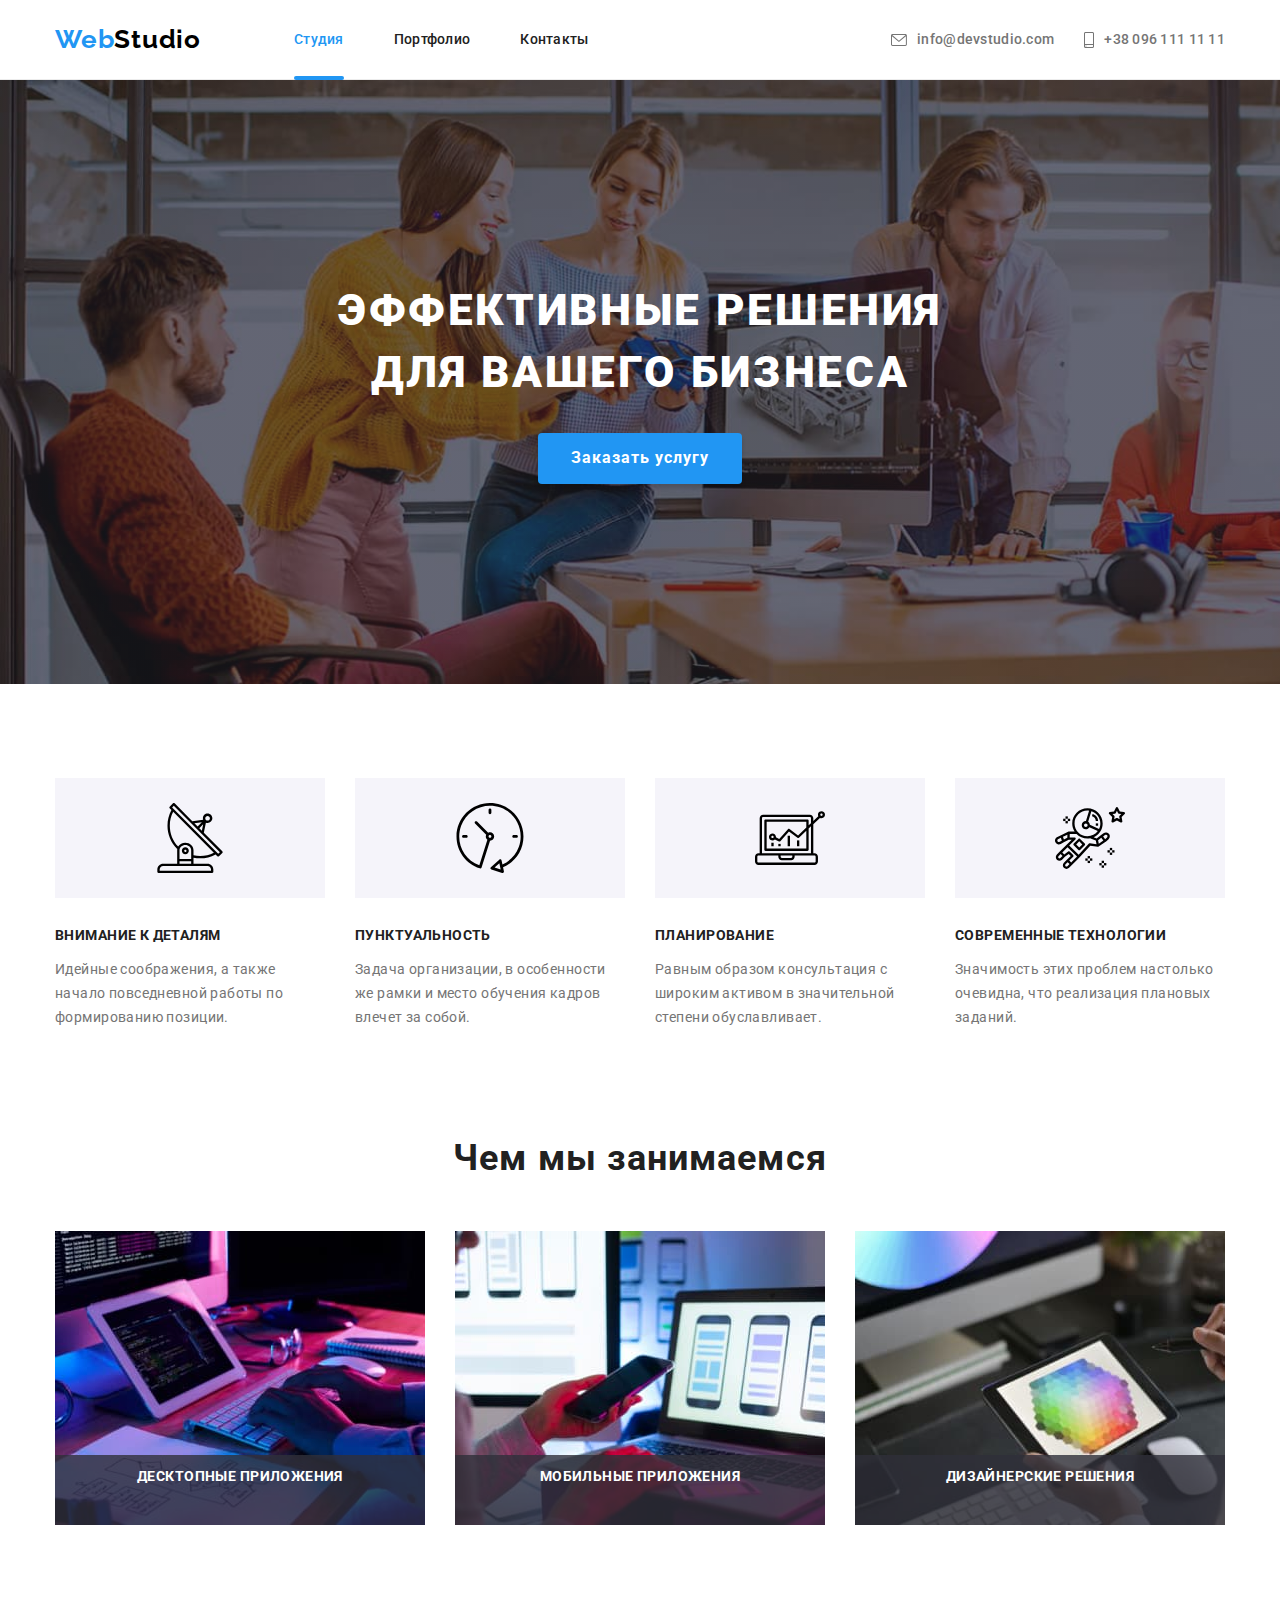
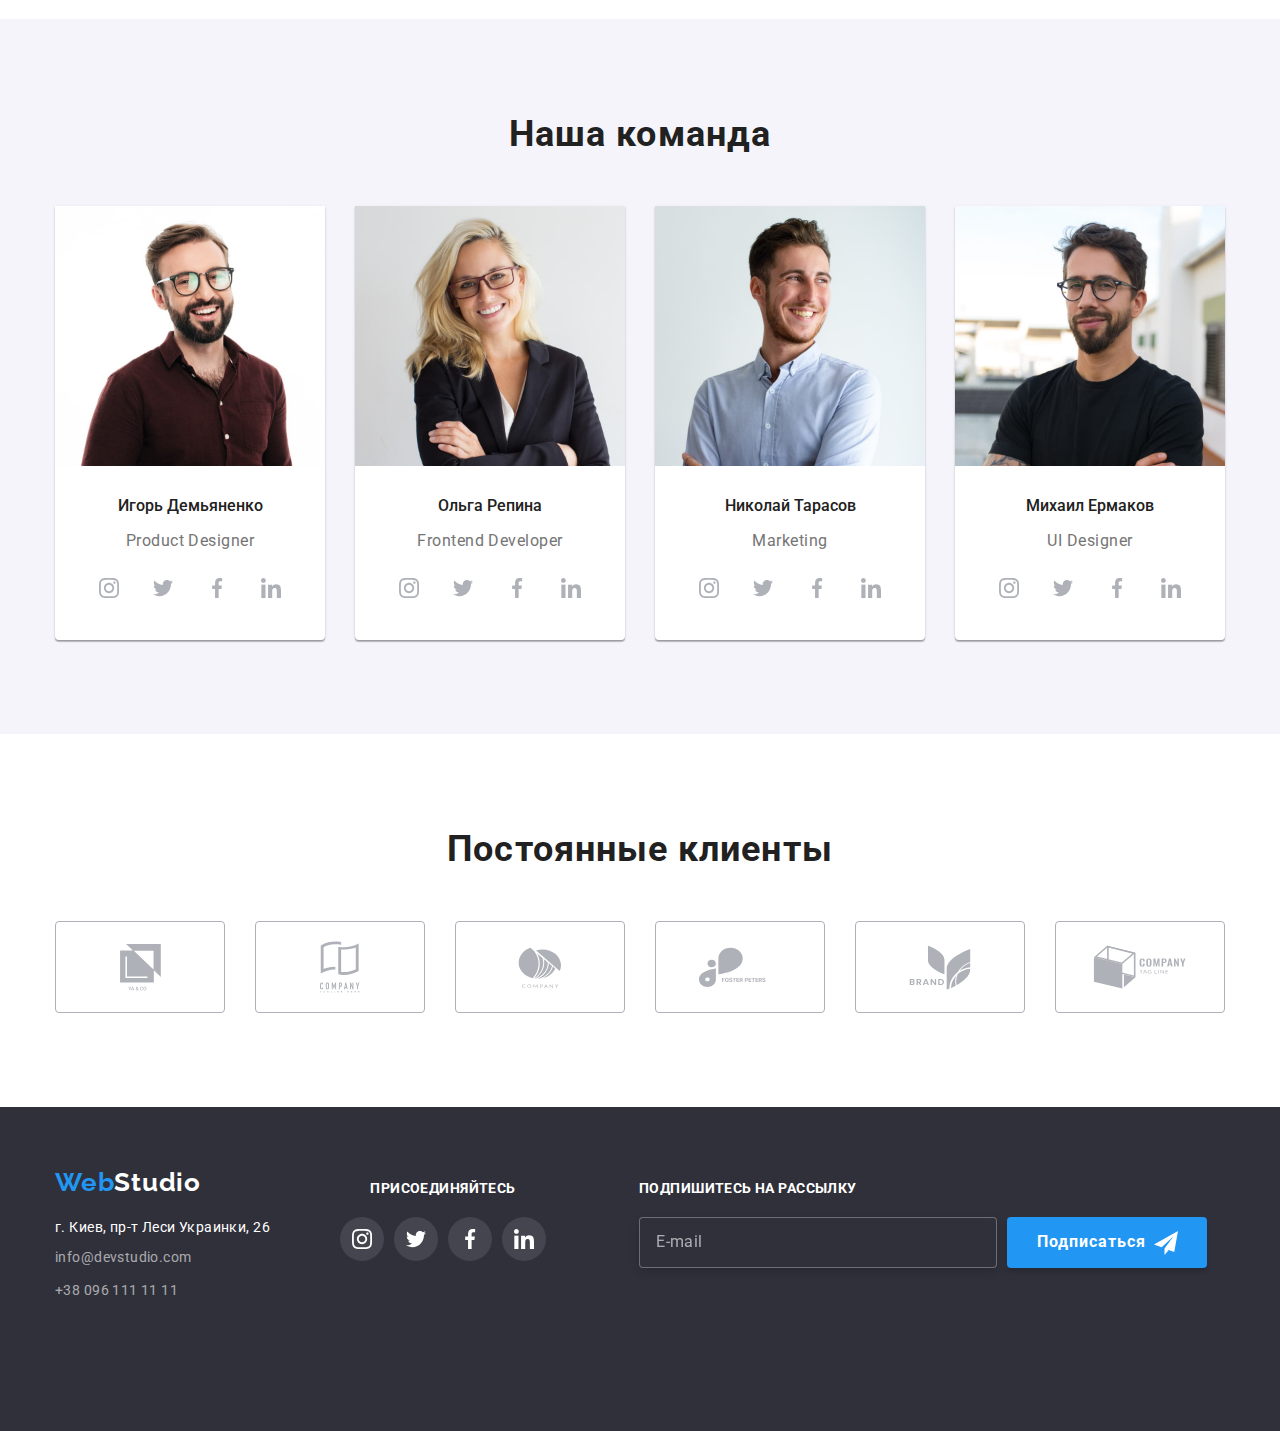
<file: index.html>
<!DOCTYPE html>
<html lang="ru">

<head>
    <meta charset="UTF-8">
    <meta http-equiv="X-UA-Compatible" content="IE=edge">
    <meta name="viewport" content="width=device-width, initial-scale=1.0">
    <title>Home-work</title>

    <link rel="stylesheet"
        href="https://cdnjs.cloudflare.com/ajax/libs/modern-normalize/1.1.0/modern-normalize.min.css">

    <link rel="preconnect" href="https://fonts.googleapis.com">
    <link rel="preconnect" href="https://fonts.gstatic.com" crossorigin>
    <link
        href="https://fonts.googleapis.com/css2?family=Raleway:wght@700&family=Roboto:wght@400;500;700;900&display=swap"
        rel="stylesheet">
    <link rel="stylesheet" href="./css/main.min.css">
</head>

<body>
    <header class="page-header">

        <div class="container main-header">

            <a href="./index.html" lang="en" class="logo">
                <span class="logo-accent logo">Web</span>Studio</a>
            <button type="button" class="menu-button " aria-expanded="false" aria-label="Переключатель мобильного меню"
                data-menu-button>
                <svg class="menu-button__icon" width="40" height="40">
                    <use class="icon-menu" href="./images/sprite.svg#icon-menu_burger"></use>
                    <use class="icon-cross" href="./images/sprite.svg#icon-icon-Vector1"></use>
                </svg>
            </button>
            <div class="mobal-menu-container " data-menu>
                <ul class=" mobile-list">
                    <li class="mobile-items">
                        <a href="./index.html" class="mobile-links">Студия</a>
                    </li>
                    <li class="mobile-items">
                        <a href="./portfolio.html" class="mobile-links ">Портфолио</a>
                    </li>
                    <li class="mobile-items">
                        <a href="" class="mobile-links"> Контакты</a>
                    </li>
                </ul>

                <ul class="mobile-contact__list">
                    <li class="mobile-contact__item">
                        <a href=" tel:+380961111111" class="contact__tel">

                            +38 096 111 11 11
                        </a>
                    </li>
                    <li class="mobile-contact__item">
                        <a href="mailto:info@devstudio.com" class="contact__mail ">
                            info@devstudio.com
                        </a>

                    </li>

                </ul>
                <ul class="mobile-socials">
                    <li class="mobile-socials-item">
                        <a href="" class="mobile-socials-links">Instagram
                            <span class="mobile-element">|</span>
                        </a>
                    </li>
                    <li class="mobile-socials-item">
                        <a href="" class="mobile-socials-links">Twitter
                            <span class="mobile-element">|</span>
                        </a>
                    </li>
                    <li class="mobile-socials-item">
                        <a href="" class="mobile-socials-links">Facebook
                            <span class="mobile-element">|</span>
                        </a>
                    </li>
                    <li class="mobile-socials-item">
                        <a href="" class="mobile-socials-links">LinkedIn

                        </a>
                    </li>
                </ul>
            </div>
            <nav class="nav">
                <ul class="nav-site">
                    <li class="nav-items">
                        <a href="./index.html" class="nav-site-links current">Студия</a>
                    </li>
                    <li class="nav-items">
                        <a href="./portfolio.html" class="nav-site-links ">Портфолио</a>
                    </li>
                    <li class="nav-items">
                        <a href="" class="nav-site-links"> Контакты</a>
                    </li>
                </ul>
            </nav>

            <div class="authnav ">
                <ul class="list">
                    <li class="item ">
                        <a href="mailto:info@devstudio.com" class="contact">
                            <svg class="icon-contact envelope" width="14" height="10">
                                <use href="./images/sprite.svg#icon-envelope"></use>
                            </svg>
                            info@devstudio.com
                        </a>

                    </li>
                    <li class="item">
                        <a href="tel:+380961111111" class="contact">
                            <svg class="icon-contact smartphone" width="10" height="14">
                                <use href="./images/sprite.svg#icon-smartphone "></use>
                            </svg>
                            +38 096 111 11 11
                        </a>
                    </li>
                </ul>
            </div>





        </div>
    </header>
    <main>
        <section class="section-main">
            <h1 class="main-hidden">Эффективные решения <br> для вашего бизнеса</h1>

            <button data-modal-open type="button" class="button section-main-btn">Заказать услугу</button>

        </section>

        <div class="container">
            <section class="feature-section">
                <h2 class="visually-hidden"> Особености</h2>
                <ul class="feature-list">
                    <li class="feature-item">
                        <div class="icon-special">
                            <svg width="70" height="70">
                                <use href="./images/sprite.svg#icon-antenna"></use>
                            </svg>
                        </div>
                        <h3 class="feature-title">Внимание к деталям</h3>
                        <p class="feature-text">Идейные соображения, а также начало повседневной работы по формированию
                            позиции.</p>
                    </li>
                    <li class="feature-item">
                        <div class="icon-special">
                            <svg width="70" height="70">
                                <use href="./images/sprite.svg#icon-clock"></use>
                            </svg>
                        </div>
                        <h3 class="feature-title"> Пунктуальность</h3>
                        <p class="feature-text">Задача организации, в особенности же рамки и место обучения кадров
                            влечет за собой.</p>
                    </li>
                    <li class="feature-item">
                        <div class="icon-special">
                            <svg width="70" height="70">
                                <use href="./images/sprite.svg#icon-diagram"></use>
                            </svg>
                        </div>
                        <h3 class="feature-title">Планирование</h3>
                        <p class="feature-text">Равным образом консультация с широким активом в значительной степени
                            обуславливает.</p>
                    </li>
                    <li class="feature-item">
                        <div class="icon-special">
                            <svg width="70" height="70">
                                <use href="./images/sprite.svg#icon-astronaut"></use>
                            </svg>
                        </div>
                        <h3 class="feature-title">Современные технологии</h3>
                        <p class="feature-text">Значимость этих проблем настолько очевидна, что реализация плановых
                            заданий.</p>
                    </li>
                </ul>
            </section>

            <section class="section-decstop ">
                <h2 class="section-title">Чем мы занимаемся</h2>

                <ul class="section-list">
                    <li class="item">
                        <img src="./images/box-1.jpg" alt="разработка програмного обеспечения">
                        <div class="section-action">
                            <p class="text-section-action">Десктопные приложения</p>
                        </div>

                    </li>
                    <li class="item">
                        <img src="./images/box-2.jpg" alt="тестирование мобильного приложения">
                        <div class="section-action">
                            <p class="text-section-action">Мобильные приложения</p>
                        </div>
                    </li>
                    <li class="item">
                        <img src="./images/img.jpg" alt="работа с палитрой цветов">
                        <div class="section-action">
                            <p class="text-section-action">Дизайнерские решения</p>
                        </div>
                    </li>
                </ul>

            </section>
        </div>
        <section class="team">
            <div class="container">
                <h2 class="section-title">Наша команда</h2>
                <ul class="team-list">
                    <li class="item team-card">

                        <img srcset="
                        ./images/img-1-320 320w  
                        ./images/img-1-640 640w" src="./images/img1-320.jpg" alt="Product Designer">
                        <h3 class="team-title">Игорь Демьяненко</h3>
                        <p lang="en" class="team-position">Product Designer</p>
                        <ul class="socials">
                            <li class="item socials-item">
                                <a href="" class="socials-link " aria-label="Instagram">
                                    <svg class="socials-icon" width="20" height="20">
                                        <use href="./images//sprite.svg#icon-instagram"></use>
                                    </svg>
                                </a>

                            </li>
                            <li class="item socials-item">
                                <a href="" class="socials-link" aria-label="Twitter">
                                    <svg class="socials-icon" width="20" height="20">
                                        <use href="./images/sprite.svg#icon-twitter"></use>
                                    </svg>
                                </a>

                            </li>

                            <li class="item socials-item">
                                <a href="" class="socials-link" aria-label="Facebook">
                                    <svg class="socials-icon" width="20" height="20">
                                        <use href="./images/sprite.svg#icon-facebook"></use>
                                    </svg>
                                </a>

                            </li>
                            <li class="item socials-item">
                                <a href="" class="socials-link" aria-label="Linkedin">
                                    <svg class="socials-icon" width="20" height="20">
                                        <use href="./images/sprite.svg#icon-linkedin"></use>
                                    </svg>
                                </a>

                            </li>
                        </ul>


                    </li>
                    <li class="item team-card">

                        <img srcset="./images/img-2-320 320w ./images/img-2-640 640w" src="./images/img-2-320.jpg"
                            alt="Frontend Developer">
                        <h3 class="team-title">Ольга Репина</h3>
                        <p lang="en" class="team-position">Frontend Developer</p>
                        <ul class="socials">
                            <li class="item socials-item">
                                <a href="" class="socials-link  " aria-label="Istagram">
                                    <svg class="socials-icon" width="20" height="20">
                                        <use href="./images//sprite.svg#icon-instagram"></use>
                                    </svg>
                                </a>

                            </li>
                            <li class="item socials-item">
                                <a href="" class="socials-link" aria-label="Twitter">
                                    <svg class="socials-icon" width="20" height="20">
                                        <use href="./images/sprite.svg#icon-twitter"></use>
                                    </svg>
                                </a>

                            </li>

                            <li class="item socials-item">
                                <a href="" class="socials-link" aria-label="Facebook">
                                    <svg class="socials-icon" width="20" height="20">
                                        <use href="./images/sprite.svg#icon-facebook"></use>
                                    </svg>
                                </a>

                            </li>
                            <li class="item socials-item">
                                <a href="" class="socials-link" aria-label="Linkedin">
                                    <svg class="socials-icon" width="20" height="20">
                                        <use href="./images/sprite.svg#icon-linkedin"></use>
                                    </svg>
                                </a>

                            </li>
                        </ul>

                    </li>
                    <li class="item team-card">

                        <img srcset="./images/img-3-320 320w ./images/img-3-640 640w" src="./images/img-3-320.jpg"
                            alt="Marketing">
                        <h3 class="team-title">Николай Тарасов</h3>
                        <p lang="en" class="team-position">Marketing</p>
                        <ul class="socials">
                            <li class="item socials-item">
                                <a href="" class="socials-link  " aria-label="Istagram">
                                    <svg class="socials-icon" width="20" height="20">
                                        <use href="./images//sprite.svg#icon-instagram"></use>
                                    </svg>
                                </a>

                            </li>
                            <li class="item socials-item">
                                <a href="" class="socials-link" aria-label="Twitter">
                                    <svg class="socials-icon" width="20" height="20">
                                        <use href="./images/sprite.svg#icon-twitter"></use>
                                    </svg>
                                </a>

                            </li>

                            <li class="item socials-item">
                                <a href="" class="socials-link" aria-label="Facebook">
                                    <svg class="socials-icon" width="20" height="20">
                                        <use href="./images/sprite.svg#icon-facebook"></use>
                                    </svg>
                                </a>

                            </li>
                            <li class="item socials-item">
                                <a href="" class="socials-link" aria-label="Linkedin">
                                    <svg class="socials-icon" width="20" height="20">
                                        <use href="./images/sprite.svg#icon-linkedin"></use>
                                    </svg>
                                </a>

                            </li>
                        </ul>

                    </li>
                    <li class="item team-card">

                        <img srcset="./images/img-4-320 320w ./images/img-4-640 640w" src="./images/img-4-320.jpg"
                            alt="UI Designer">
                        <h3 class="team-title">Михаил Ермаков</h3>
                        <p lang="en" class="team-position">UI Designer</p>
                        <ul class="socials">
                            <li class="item socials-item">
                                <a href="" class="socials-link  " aria-label="Istagram">
                                    <svg class="socials-icon" width="20" height="20">
                                        <use href="./images//sprite.svg#icon-instagram"></use>
                                    </svg>
                                </a>

                            </li>
                            <li class="item socials-item">
                                <a href="" class="socials-link" aria-label="Twitter">
                                    <svg class="socials-icon" width="20" height="20">
                                        <use href="./images/sprite.svg#icon-twitter"></use>
                                    </svg>
                                </a>

                            </li>

                            <li class="item socials-item">
                                <a href="" class="socials-link" aria-label="Facebook">
                                    <svg class="socials-icon" width="20" height="20">
                                        <use href="./images/sprite.svg#icon-facebook"></use>
                                    </svg>
                                </a>

                            </li>
                            <li class="item socials-item">
                                <a href="" class="socials-link" aria-label="Linkedin">
                                    <svg class="socials-icon" width="20" height="20">
                                        <use href="./images/sprite.svg#icon-linkedin"></use>
                                    </svg>
                                </a>

                            </li>
                        </ul>

                    </li>
                </ul>
            </div>
        </section>
        <section class="clients">
            <div class="container">
                <h2 class="section-title">Постоянные клиенты</h2>
                <ul class="client-list">
                    <li class="item client-item">
                        <a href="" class="client-link" aria-label="clients-1">
                            <svg class="client-icon" width="41" height="46.7">
                                <use href="./images/sprite.svg#icon-logo-client-1"></use>
                            </svg>
                        </a>

                    </li>
                    <li class="item client-item">
                        <a href="" class=" client-link" aria-label="clients-2">
                            <svg class="client-icon" width="40" height="52">
                                <use href="./images/sprite.svg#icon-logo-client-2"></use>
                            </svg>
                        </a>
                    </li>
                    <li class="item client-item">
                        <a href="" class=" client-link" aria-label="clients-3">
                            <svg class="client-icon" width="43.46" height="41.18">
                                <use href="./images/sprite.svg#icon-logo-client-3"></use>
                            </svg>
                        </a>
                    </li>
                    <li class="item client-item">
                        <a href="" class="client-link" aria-label="clients-4">
                            <svg class="client-icon" width="84.44" height="40.62">
                                <use href="./images/sprite.svg#icon-logo-client-4"></use>
                            </svg>
                        </a>
                    </li>
                    <li class="item client-item">
                        <a href="" class=" client-link" aria-label="clients-5">
                            <svg class="client-icon" width="62.54" height="45.43">
                                <use href="./images/sprite.svg#icon-logo-client-5"></use>
                            </svg>
                        </a>
                    </li>
                    <li class="item client-item">
                        <a href="" class=" client-link" aria-label="clients-6">
                            <svg class="client-icon" width="93.79" height="43.93">
                                <use href="./images/sprite.svg#icon-logo-client-6"></use>
                            </svg>
                        </a>
                    </li>
                </ul>


            </div>
        </section>
    </main>

    <footer class="footer">
        <div class="container footer-container">
            <div class="container-contact">
                <div class="footer-contact">
                    <a href="./index.html" lang="en" class=" logo logo-footer">
                        <span class="logo-accent"> Web</span>Studio</a>
                    <address>
                        <ul class="footer-address">
                            <li class="item">
                                <a href="https://goo.gl/maps/nyPYJPcb9TjnB5SG6" target="_blank" rel="noreferrer"
                                    class="adrs"> г. Киев, пр-т Леси Украинки, 26</a>
                            </li>
                            <li class="item">
                                <a href="mailto:info@devstudio.com" class="footer-contacts">info@devstudio.com</a>
                            </li>
                            <li class="item">
                                <a href="tel:+380961111111" class="footer-contacts">+38 096 111 11 11</a>
                            </li>
                        </ul>
                    </address>
                </div>
                <div class="footer-socials">
                    <p class="footer-text">ПРИСОЕДИНЯЙТЕСЬ</p>
                    <ul class="footer-social">
                        <li class="item">
                            <a href="#" class=" footer-social-links " aria-label="Istagram">
                                <svg class="footer-social-icon" width="20" height="20">
                                    <use href="./images/sprite.svg#icon-instagram"></use>
                                </svg>
                            </a>
                        </li>
                        <li class="item">
                            <a href="#" class="footer-social-links" aria-label="Twitter">
                                <svg class="footer-social-icon" width="20" height="20">
                                    <use href="./images/sprite.svg#icon-twitter"></use>
                                </svg width="20" height="20">
                            </a>
                        </li>
                        <li class="item">
                            <a href="#" class="footer-social-links" aria-label="Facebook">
                                <svg class="footer-social-icon" width="20" height="20">
                                    <use href="./images/sprite.svg#icon-facebook"></use>
                                </svg>
                            </a>
                        </li>
                        <li class="item">
                            <a href="#" class="footer-social-links " aria-label="Linkedin">
                                <svg class="footer-social-icon" width="20" height="20">
                                    <use href="./images/sprite.svg#icon-linkedin"></use>
                                </svg>
                            </a>
                        </li>
                    </ul>
                </div>
            </div>

            <form class="js-speaker-form">
                <p class="footer-text">ПОДПИШИТЕСЬ НА РАССЫЛКУ</p>
                <div class="footer-form">
                    <input class="footer-input" type="email" name="email" placeholder="E-mail">
                    <button type="submit" class=" button footer-button">Подписаться
                        <svg class="footer-telegram" width="24" height="24">
                            <use href="./images/sprite.svg#icon-telegram"></use>
                        </svg>
                    </button>
                </div>
            </form>
        </div>

    </footer>


    <div class="backdrop is-hidden" data-modal>
        <div class="modal">

            <button type="button" class="modal-btn-close" data-modal-close>
                <svg class="icon-Vector" width="11" height="11">
                    <use href="./images/sprite.svg#icon-Vector-modal"></use>
                </svg>
            </button>
            <form class="modal-form js-speaker-form ">
                <b class="modal-title">Оставьте свои данные, мы вам перезвоним</b>
                <label class="modal-field">
                    <span class="modal-label">Имя</span>
                    <input type="text" name="name" class="modal-input modal-text" />
                    <svg class="modal-icon" width="18" height="18">
                        <use href="./images/sprite.svg#icon-name"></use>
                    </svg>
                </label>
                <label class="modal-field">
                    <span class="modal-label">Телефон</span>
                    <input type="tel" name="tel" class="modal-input modal-text" />
                    <svg class="modal-icon" width="18" height="18">
                        <use href="./images/sprite.svg#icon-telephon"></use>
                    </svg>
                </label>
                <label class="modal-field">
                    <span class="modal-label">Почта</span>
                    <input type="email" name="email" class="modal-input modal-text" />
                    <svg class="modal-icon" width="18" height="18">
                        <use href="./images/sprite.svg#icon-mail"></use>
                    </svg>
                </label>
                <label class="modal-field">
                    <span class="modal-label">Комментарий</span>
                    <textarea class="modal-textarea modal-text" name="coment" rows="5"
                        placeholder="Введите текст"></textarea>
                </label>

                <label class="form-checkbox">
                    <input type="checkbox" name="policy" class="visually-hidden modal-checkbox" />
                    <span class="checkbox-icon"></span>
                    <span class="checkbox-label">Соглашаюсь с рассылкой и принимаю</span>

                    <a href="" class="policy-link"> Условия договора</a>
                </label>


                <button type="submit" class="button modal-button">Отправить</button>

            </form>

        </div>
    </div>
    <script src="./js/modal.js"></script>
    <script src="./js/mobail-menu.js"></script>
</body>

</html>
</file>
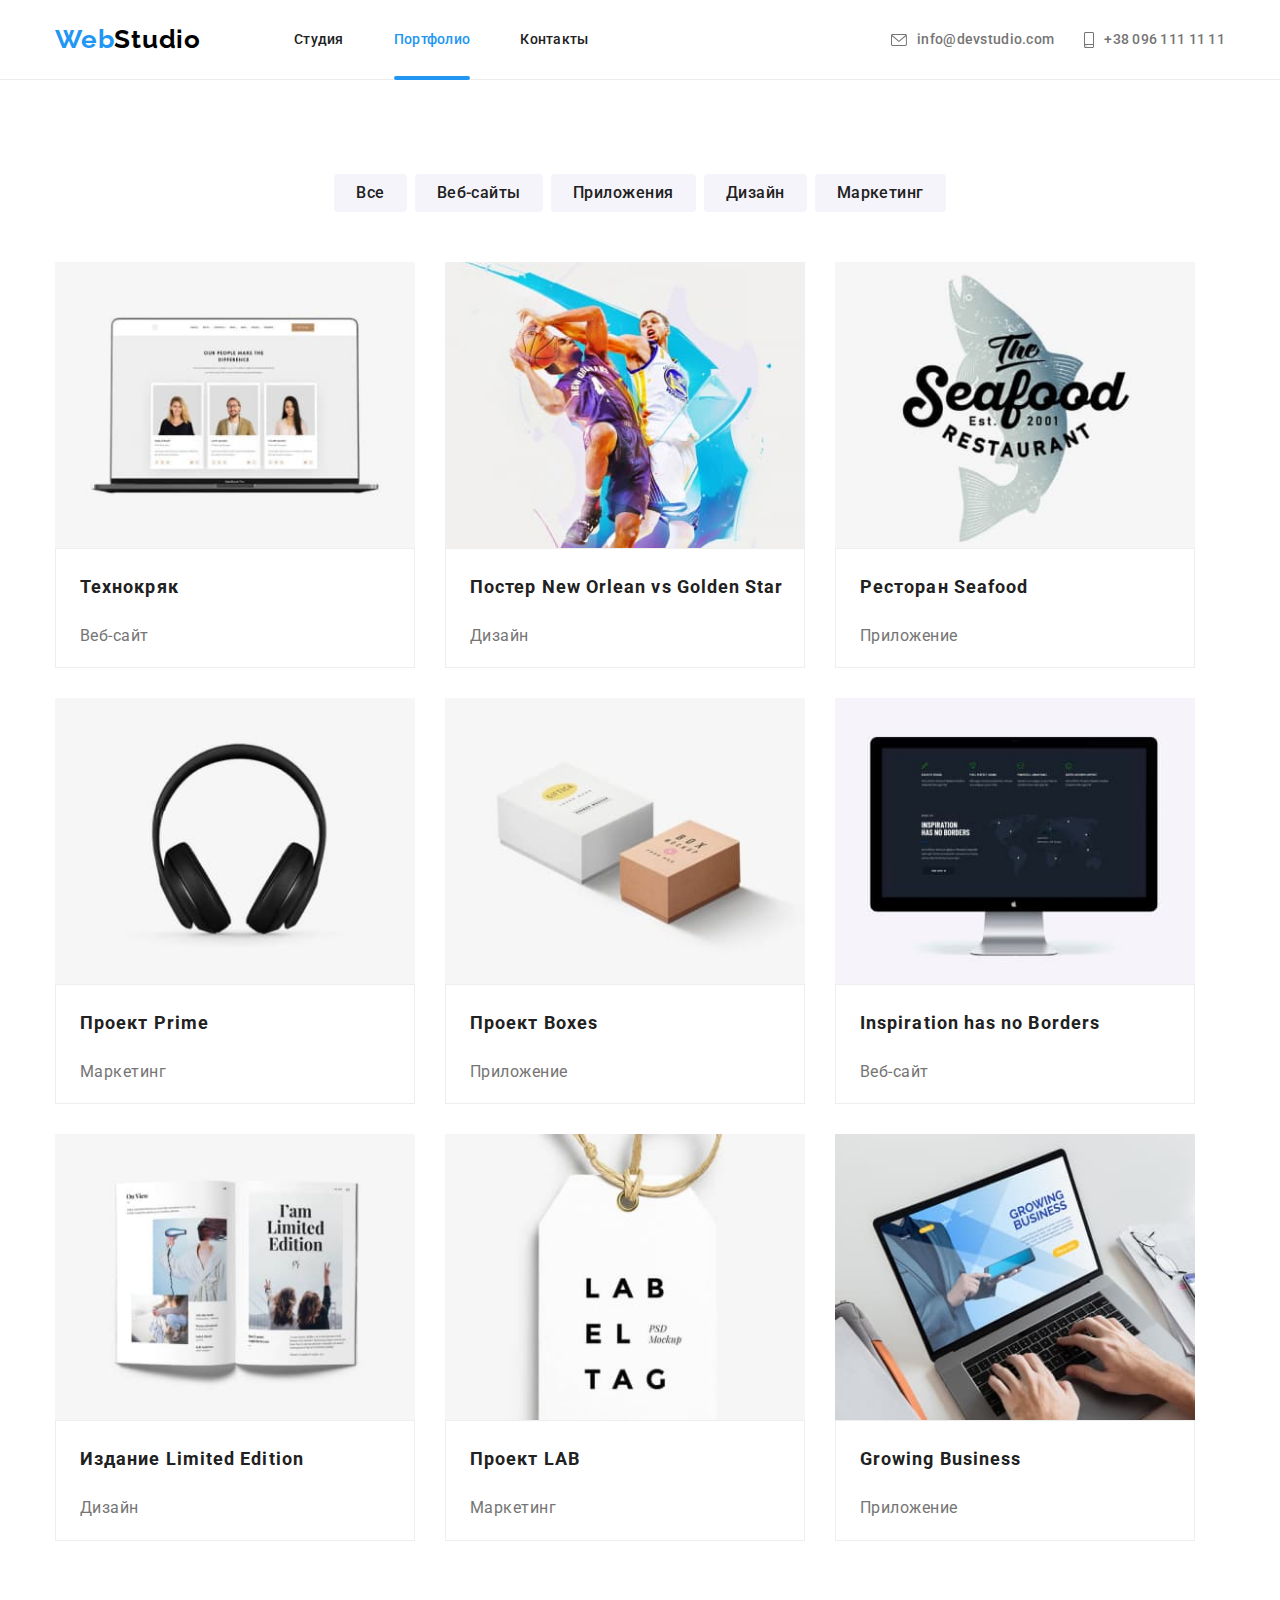
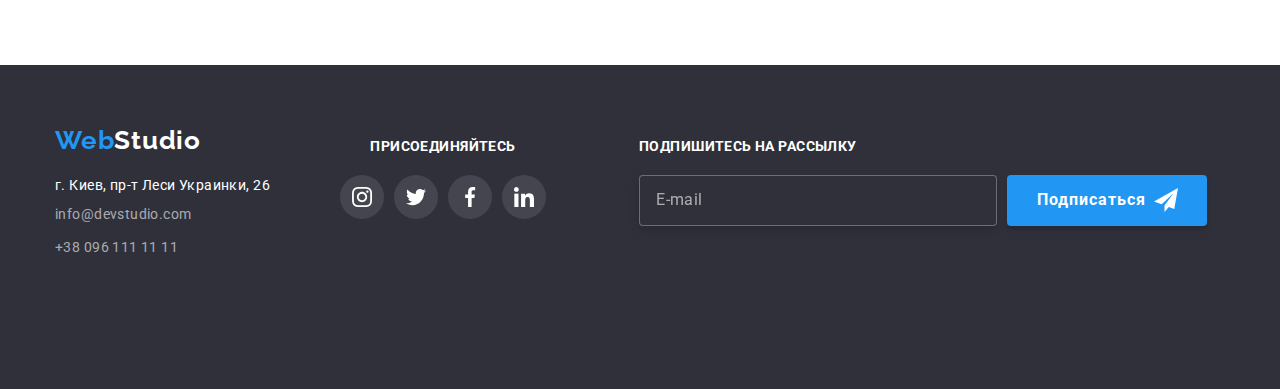
<file: portfolio.html>
<!DOCTYPE html>
<html lang="ru">

<head>
    <meta charset="UTF-8">
    <meta http-equiv="X-UA-Compatible" content="IE=edge">
    <meta name="viewport" content="width=device-width, initial-scale=1.0">

    <title>Document</title>


    <link rel="stylesheet"
        href="https://cdnjs.cloudflare.com/ajax/libs/modern-normalize/1.1.0/modern-normalize.min.css">

    <link rel="preconnect" href="https://fonts.googleapis.com">
    <link rel="preconnect" href="https://fonts.gstatic.com" crossorigin>
    <link
        href="https://fonts.googleapis.com/css2?family=Raleway:wght@700&family=Roboto:wght@400;500;700;900&display=swap"
        rel="stylesheet">
    <link rel="stylesheet" href="./css/main.min.css">
</head>

<body>
    <header class="page-header">

        <div class="container main-header">

            <a href="./index.html" lang="en" class="logo">
                <span class="logo-accent logo">Web</span>Studio</a>
            <button type="button" class="menu-button " aria-expanded="false" aria-label="Переключатель мобильного меню"
                data-menu-button>
                <svg class="menu-button__icon" width="40" height="40">
                    <use class="icon-menu" href="./images/sprite.svg#icon-menu_burger"></use>
                    <use class="icon-cross" href="./images/sprite.svg#icon-icon-Vector1"></use>
                </svg>
            </button>
            <div class="mobal-menu-container " data-menu>
                <ul class=" mobile-list">
                    <li class="mobile-items">
                        <a href="./index.html" class="mobile-links">Студия</a>
                    </li>
                    <li class="mobile-items">
                        <a href="./portfolio.html" class="mobile-links ">Портфолио</a>
                    </li>
                    <li class="mobile-items">
                        <a href="" class="mobile-links"> Контакты</a>
                    </li>
                </ul>

                <ul class="mobile-contact__list">
                    <li class="mobile-contact__item">
                        <a href=" tel:+380961111111" class="contact__tel">

                            +38 096 111 11 11
                        </a>
                    </li>
                    <li class="mobile-contact__item">
                        <a href="mailto:info@devstudio.com" class="contact__mail ">
                            info@devstudio.com
                        </a>

                    </li>

                </ul>
                <ul class="mobile-socials">
                    <li class="mobile-socials-item">
                        <a href="" class="mobile-socials-links">Instagram
                            <span class="mobile-element">|</span>
                        </a>
                    </li>
                    <li class="mobile-socials-item">
                        <a href="" class="mobile-socials-links">Twitter
                            <span class="mobile-element">|</span>
                        </a>
                    </li>
                    <li class="mobile-socials-item">
                        <a href="" class="mobile-socials-links">Facebook
                            <span class="mobile-element">|</span>
                        </a>
                    </li>
                    <li class="mobile-socials-item">
                        <a href="" class="mobile-socials-links">LinkedIn

                        </a>
                    </li>
                </ul>
            </div>
            <nav class="nav">
                <ul class="nav-site">
                    <li class="nav-items">
                        <a href="./index.html" class="nav-site-links ">Студия</a>
                    </li>
                    <li class="nav-items">
                        <a href="./portfolio.html" class="nav-site-links  current">Портфолио</a>
                    </li>
                    <li class="nav-items">
                        <a href="" class="nav-site-links"> Контакты</a>
                    </li>
                </ul>
            </nav>

            <div class="authnav ">
                <ul class="list">
                    <li class="item ">
                        <a href="mailto:info@devstudio.com" class="contact">
                            <svg class="icon-contact envelope" width="14" height="10">
                                <use href="./images/sprite.svg#icon-envelope"></use>
                            </svg>
                            info@devstudio.com
                        </a>

                    </li>
                    <li class="item">
                        <a href="tel:+380961111111" class="contact">
                            <svg class="icon-contact smartphone" width="10" height="14">
                                <use href="./images/sprite.svg#icon-smartphone "></use>
                            </svg>
                            +38 096 111 11 11
                        </a>
                    </li>
                </ul>
            </div>





        </div>
    </header>
    <main>

        <section class="container">
            <div class="portfolio-button">
                <ul class="button-list">
                    <li class="item">
                        <button type="button" class="portfolio-btn">Все</button>
                    </li>
                    <li class="item">
                        <button type="button" class="portfolio-btn">Веб-сайты</button>
                    </li>
                    <li class="item">
                        <button type="button" class="portfolio-btn">Приложения</button>
                    </li>
                    <li class="item">
                        <button type="button" class="portfolio-btn">Дизайн</button>
                    </li>
                    <li class="item">
                        <button type="button" class="portfolio-btn">Маркетинг</button>
                    </li>
                </ul>
            </div>

            <h1 class="visually-hidden">Портфолио</h1>
            <ul class="portfolio">
                <li class="item">
                    <a href="" class="portfolio-link">
                        <div class="card-thumb">
                            <img srcset="
                            ./images/portfolio-1-320 320w
                            ./images/portfolio-1-640 640w" src="./images/portfolio-1-320.jpg" alt="Технокряк">
                            <div class="card-overlay">
                                <div class="card-actions">
                                    <p class="text-card-actions"> Ресурс предлагает комплексные предложения с разным
                                        уровнем
                                        функционала и сервисов. Все это позволит посетителю получить
                                        исчерпывающие сведения о компании или частном лице.
                                    </p>
                                </div>
                            </div>
                        </div>
                        <div class="card">
                            <h2 class="portfolio-title">Технокряк</h2>
                            <p class="portfolio-text">Веб-сайт</p>
                        </div>

                    </a>
                </li>

                <li class="item">
                    <a href="" class="portfolio-link">
                        <div class="card-thumb">
                            <img srcset="
                            ./images/portfolio-1-320 320w
                            ./images/portfolio-1-640 640w" src="./images/portfolio-2-320.jpg"
                                alt="New Orlean vs Golden Star">
                            <div class="card-overlay">
                                <div class="card-actions">
                                    <p class="text-card-actions"> Ресурс предлагает комплексные предложения с разным
                                        уровнем
                                        функционала и сервисов. Все это позволит посетителю получить
                                        исчерпывающие сведения о компании или частном лице.
                                    </p>
                                </div>
                            </div>

                        </div>
                        <div class="card">
                            <h2 class="portfolio-title">Постер <span lang="en">New Orlean vs Golden Star</span> </h2>
                            <p class="portfolio-text">Дизайн</p>
                        </div>
                    </a>



                </li>
                <li class="item">
                    <a href="" class="portfolio-link">
                        <div class="card-thumb">
                            <img srcset="
                            ./images/portfolio-3-320 320w
                            ./images/portfolio-3-640 640w" src="./images/portfolio-3-320.jpg" alt="Seafood">
                            <div class="card-overlay">
                                <div class="card-actions">
                                    <p class="text-card-actions"> Ресурс предлагает комплексные предложения с разным
                                        уровнем
                                        функционала и сервисов. Все это позволит посетителю получить
                                        исчерпывающие сведения о компании или частном лице.
                                    </p>
                                </div>
                            </div>

                        </div>
                        <div class="card">
                            <h2 class="portfolio-title">Ресторан <span lang="en">Seafood</span></h2>
                            <p class="portfolio-text">Приложение</p>
                        </div>
                    </a>



                </li>
                <li class="item">

                    <a href="" class="portfolio-link">
                        <div class="card-thumb">
                            <img srcset="
                            ./images/portfolio-4-320 320w
                            ./images/portfolio-4-640 640w" src="./images/portfolio-4-320.jpg" alt="Prime" width="370">
                            <div class="card-overlay">
                                <div class="card-actions">
                                    <p class="text-card-actions"> Ресурс предлагает комплексные предложения с разным
                                        уровнем
                                        функционала и сервисов. Все это позволит посетителю получить
                                        исчерпывающие сведения о компании или частном лице.
                                    </p>
                                </div>
                            </div>

                        </div>
                        <div class="card">
                            <h2 class="portfolio-title">Проект <span lang="en">Prime</span> </h2>
                            <p class="portfolio-text">Маркетинг</p>
                        </div>
                    </a>
                </li>
                <li class="item">
                    <a href="" class="portfolio-link">
                        <div class="card-thumb">
                            <img srcset="
                            ./images/portfolio-5-320 320w
                            ./images/portfolio-5-640 640w" src="./images/portfolio-5-320.jpg" alt="Boxes">
                            <div class="card-overlay">
                                <div class="card-actions">
                                    <p class="text-card-actions"> Ресурс предлагает комплексные предложения с разным
                                        уровнем
                                        функционала и сервисов. Все это позволит посетителю получить
                                        исчерпывающие сведения о компании или частном лице.
                                    </p>
                                </div>
                            </div>

                        </div>
                        <div class="card">
                            <h2 class="portfolio-title">Проект <span lang="en">Boxes</span> </h2>
                            <p class="portfolio-text">Приложение</p>
                        </div>
                    </a>

                </li>
                <li class="item">
                    <a href="" class="portfolio-link">
                        <div class="card-thumb">
                            <img srcset="
                            ./images/portfolio-6-320 320w
                            ./images/portfolio-6-640 640w" src="./images/portfolio-6-320.jpg"
                                alt="Inspiration has no Borders">
                            <div class="card-overlay">
                                <div class="card-actions">
                                    <p class="text-card-actions"> Ресурс предлагает комплексные предложения с разным
                                        уровнем
                                        функционала и сервисов. Все это позволит посетителю получить
                                        исчерпывающие сведения о компании или частном лице.
                                    </p>
                                </div>
                            </div>

                        </div>
                        <div class="card">
                            <h2 class="portfolio-title" lang="en">Inspiration has no Borders</h2>
                            <p class="portfolio-text">Веб-сайт</p>
                        </div>
                    </a>
                </li>
                <li class="item">
                    <a href="" class="portfolio-link">
                        <div class="card-thumb">
                            <img srcset="
                            ./images/portfolio-7-320 320w
                            ./images/portfolio-7-640 640w" src="./images/portfolio-7-320.jpg" alt="Limited Edition">
                            <div class="card-overlay">
                                <div class="card-actions">
                                    <p class="text-card-actions"> Ресурс предлагает комплексные предложения с разным
                                        уровнем
                                        функционала и сервисов. Все это позволит посетителю получить
                                        исчерпывающие сведения о компании или частном лице.
                                    </p>
                                </div>
                            </div>

                        </div>
                        <div class="card">
                            <h2 class="portfolio-title">Издание <span lang="en">Limited Edition</span> </h2>
                            <p class="portfolio-text">Дизайн</p>
                        </div>
                    </a>
                </li>
                <li class="item">

                    <a href="" class="portfolio-link">
                        <div class="card-thumb">
                            <img srcset="
                            ./images/portfolio-8-320 320w
                            ./images/portfolio-8-640 640w" src="./images/portfolio-8-320.jpg" alt="LAB">
                            <div class="card-overlay">
                                <div class="card-actions">
                                    <p class="text-card-actions"> Ресурс предлагает комплексные предложения с разным
                                        уровнем
                                        функционала и сервисов. Все это позволит посетителю получить
                                        исчерпывающие сведения о компании или частном лице.
                                    </p>
                                </div>
                            </div>

                        </div>
                        <div class="card">
                            <h2 class="portfolio-title">Проект <span lang="en">LAB</span> </h2>
                            <p class="portfolio-text">Маркетинг</p>
                        </div>

                    </a>
                </li>
                <li class="item">

                    <a href="" class="portfolio-link">
                        <div class="card-thumb">
                            <img srcset="
                            ./images/portfolio-9-320 320w
                            ./images/portfolio-9-640 640w" src="./images/portfolio-9-320.jpg" alt="Growing Business">
                            <div class="card-overlay">
                                <div class="card-actions">
                                    <p class="text-card-actions"> Ресурс предлагает комплексные предложения с разным
                                        уровнем
                                        функционала и сервисов. Все это позволит посетителю получить
                                        исчерпывающие сведения о компании или частном лице.
                                    </p>
                                </div>
                            </div>

                        </div>
                        <div class="card">
                            <h2 class="portfolio-title" lang="en">Growing Business</h2>
                            <p class="portfolio-text">Приложение</p>
                        </div>
                    </a>
                </li>
            </ul>
        </section>


    </main>
    <footer class="footer">
        <div class="container footer-container">
            <div class="container-contact">
                <div class="footer-contact">
                    <a href="./index.html" lang="en" class=" logo logo-footer">
                        <span class="logo-accent"> Web</span>Studio</a>
                    <address>
                        <ul class="footer-address">
                            <li class="item">
                                <a href="https://goo.gl/maps/nyPYJPcb9TjnB5SG6" target="_blank" rel="noreferrer"
                                    class="adrs"> г. Киев, пр-т Леси Украинки, 26</a>
                            </li>
                            <li class="item">
                                <a href="mailto:info@devstudio.com" class="footer-contacts">info@devstudio.com</a>
                            </li>
                            <li class="item">
                                <a href="tel:+380961111111" class="footer-contacts">+38 096 111 11 11</a>
                            </li>
                        </ul>
                    </address>
                </div>
                <div class="footer-socials">
                    <p class="footer-text">ПРИСОЕДИНЯЙТЕСЬ</p>
                    <ul class="footer-social">
                        <li class="item">
                            <a href="#" class=" footer-social-links " aria-label="Istagram">
                                <svg class="footer-social-icon" width="20" height="20">
                                    <use href="./images/sprite.svg#icon-instagram"></use>
                                </svg>
                            </a>
                        </li>
                        <li class="item">
                            <a href="#" class="footer-social-links" aria-label="Twitter">
                                <svg class="footer-social-icon" width="20" height="20">
                                    <use href="./images/sprite.svg#icon-twitter"></use>
                                </svg width="20" height="20">
                            </a>
                        </li>
                        <li class="item">
                            <a href="#" class="footer-social-links" aria-label="Facebook">
                                <svg class="footer-social-icon" width="20" height="20">
                                    <use href="./images/sprite.svg#icon-facebook"></use>
                                </svg>
                            </a>
                        </li>
                        <li class="item">
                            <a href="#" class="footer-social-links " aria-label="Linkedin">
                                <svg class="footer-social-icon" width="20" height="20">
                                    <use href="./images/sprite.svg#icon-linkedin"></use>
                                </svg>
                            </a>
                        </li>
                    </ul>
                </div>
            </div>

            <form class="js-speaker-form">
                <p class="footer-text">ПОДПИШИТЕСЬ НА РАССЫЛКУ</p>
                <div class="footer-form">
                    <input class="footer-input" type="email" name="email" placeholder="E-mail">
                    <button type="submit" class=" button footer-button">Подписаться
                        <svg class="footer-telegram" width="24" height="24">
                            <use href="./images/sprite.svg#icon-telegram"></use>
                        </svg>
                    </button>
                </div>
            </form>
        </div>

    </footer>

    </footer>
    <script src="./js/mobail-menu.js"></script>
    <script src="./js/modal.js"></script>
</body>

</html>
</file>
<file: css/main.min.css>
body{color:#757575;font-family:"Roboto";padding-top:60px}@media screen and (min-width: 768px){body{padding-top:80px}}img{max-width:100%;display:block;height:auto}.footer-social-links,.footer-contacts,.adrs,.logo-footer,.portfolio-link,.client-link,.socials-link,.contact,.nav-site-links,.logo,.mobile-socials-links,.contact__tel,.contact__mail,.mobile-links{text-decoration:none}h1,h2,h3,h4,h5,h6{padding:0;margin:0}.footer-social,.footer-address,.portfolio,.button-list,.client-list,.socials,.team-list,.section-list,.feature-list,.authnav .list,.nav-site,.mobile-socials,.mobile-contact__list,.mobile-list{list-style:none;padding:0;margin:0}.section-title{margin-bottom:30px;font-weight:700;font-size:36px;line-height:1.2;text-align:center;letter-spacing:.03em;color:#212121}@media screen and (min-width: 1200px){.section-title{margin-bottom:50px}}@media screen and (max-width: 767px){.section-title{font-size:28px;line-height:1.17}}.visually-hidden{position:absolute;width:1px;height:1px;margin:-1px;border:0;padding:0;white-space:nowrap;-webkit-clip-path:inset(100%);clip-path:inset(100%);clip:rect(0 0 0 0);overflow:hidden}.button{min-width:200px;font-weight:700;font-size:16px;line-height:1.8;text-align:center;letter-spacing:.06em;color:#fff;background:#2196f3;box-shadow:0px 4px 4px rgba(0,0,0,.15);border-radius:4px;border:1px solid rgba(0,0,0,0);cursor:pointer;transition:background 250ms cubic-bezier(0.4, 0, 0.2, 1),box-shadow 250ms cubic-bezier(0.4, 0, 0.2, 1)}.mobal-menu-container{display:none;position:absolute;z-index:4;top:0;left:0;width:100vh;height:100vh;overflow-x:scroll;padding-top:48px;padding-left:40px;padding-right:15px;background-color:#fff}@media screen and (max-width: 430px){.mobal-menu-container{padding-left:15px}}.mobal-menu-container.is-open{display:block}.menu-button{position:relative;z-index:10;display:flex;justify-content:center;align-items:center;margin:0;padding:10px 0;border:none;background-color:rgba(0,0,0,0)}@media screen and (min-width: 768px){.menu-button{display:none}}.menu-button.is-open .menu-button__icon .icon-cross{opacity:1;fill:#000}.menu-button.is-open .menu-button__icon .icon-cross:hover,.menu-button.is-open .menu-button__icon .icon-cross:focus{fill:#2196f3}.menu-button.is-open .menu-button__icon .icon-menu{opacity:0}.menu-button__icon .icon-cross{opacity:0}.menu-button__icon .icon-menu{fill:#000}.menu-button__icon .icon-menu:hover,.menu-button__icon .icon-menu:focus{fill:#2196f3}.mobile-list{margin-bottom:302px}.mobile-items{margin-bottom:32px}.mobile-items:last-child{margin-bottom:0}.mobile-links{font-weight:500;font-size:40px;line-height:1.17;letter-spacing:.02em;color:#212121}.mobile-links:hover,.mobile-links:focus{color:#2196f3}.mobile-contact__list{margin-bottom:64px}.mobile-contact__item{margin-bottom:32px}.contact__mail{font-weight:500;font-size:24px;line-height:1.16;letter-spacing:.02em;color:#757575}.contact__tel{font-weight:500;font-size:34px;line-height:1.17;letter-spacing:.02em;color:#2196f3}@media screen and (max-width: 355px){.contact__tel{font-size:25px}}.mobile-socials{display:flex;margin-bottom:48px}.mobile-element{display:inline-block;margin-left:10px;margin-right:10px;color:rgba(33,33,33,.2)}.mobile-socials-links{font-weight:500;line-height:1.22;letter-spacing:.02em;color:#2196f3}@media screen and (max-width: 430px){.mobile-socials-links{font-size:13px}}.page-header{position:fixed;width:100%;z-index:3;top:0;left:0;border-bottom:1px solid #ececec;background-color:#fff;height:60px}@media screen and (min-width: 768px){.page-header{height:80px}}.container{max-width:1200px;margin:0 auto;padding:0 15px}.main-header{display:flex;align-items:center}@media screen and (max-width: 767px){.main-header{justify-content:space-between}}.logo{font-family:"Raleway";font-weight:700;font-size:24px;line-height:1.16;letter-spacing:.03em;color:#000}.logo-accent{color:#2196f3}@media screen and (min-width: 1200px){.logo{font-size:26px;line-height:1.2}}@media screen and (max-width: 767px){.nav{display:none}}@media screen and (min-width: 768px){.nav{padding:0;display:flex;align-items:center}}.nav-site{margin-left:88px;display:flex;align-items:center}@media screen and (min-width: 1200px){.nav-site{margin-left:93px}}.nav-items{display:inline-block;margin-right:50px;text-align:center}.nav-items:last-child{margin-right:0}.nav-site-links{display:block;padding-top:32px;padding-bottom:32px;color:#212121;font-weight:500;font-size:14px;line-height:1.14;letter-spacing:.02em;transition:color 250ms cubic-bezier(0.4, 0, 0.2, 1)}.nav-site-links:hover,.nav-site-links:focus{color:#2196f3}.current{position:relative;color:#2196f3}.current::after{position:absolute;bottom:0;left:0;content:"";display:block;width:100%;height:4px;background-color:#2196f3;border-radius:2px}.authnav{margin-left:auto}@media screen and (max-width: 767px){.authnav{display:none}}.authnav .list{display:flex}@media screen and (min-width: 768px){.authnav .list{flex-direction:column}}@media screen and (min-width: 1200px){.authnav .list{flex-direction:row;align-items:center}}@media screen and (min-width: 768px)and (max-width: 1199px){.authnav .item:not(:last-child){margin-bottom:10px}}@media screen and (min-width: 1200px){.authnav .item:not(:last-child){margin-right:30px}}.contact{display:flex;align-items:center;font-weight:500;font-size:14px;line-height:1.14;letter-spacing:.02em;color:#757575;transition:color 250ms cubic-bezier(0.4, 0, 0.2, 1)}.contact:hover,.contact:focus{color:#2196f3}@media screen and (max-width: 1200px){.contact{font-size:12px;line-height:1.16}}.icon-contact{fill:currentColor;margin-right:10px;transition:fill 250ms cubic-bezier(0.4, 0, 0.2, 1)}.icon-contact:hover,.icon-contact:focus{fill:currentColor}@media screen and (min-width: 1200px){.envelope{width:16px;height:12px}}@media screen and (min-width: 1200px){.smartphone{width:10px;height:16px}}.section-main{padding-top:118px;background-color:#2f303a;background-image:linear-gradient(rgba(47, 48, 58, 0.4), rgba(47, 48, 58, 0.4)),url(../../../images/background-mobile-x1.jpg);background-repeat:no-repeat;background-size:cover;text-align:center}@media screen and (min-width: 567px){.section-main{background-image:linear-gradient(rgba(47, 48, 58, 0.4), rgba(47, 48, 58, 0.4)),url(../../../images/background-tablet-x1.jpg)}}@media screen and (min-width: 950px){.section-main{background-image:linear-gradient(rgba(47, 48, 58, 0.4), rgba(47, 48, 58, 0.4)),url(../../../images/background-decstop-x1.jpg)}}@media screen and (min-width: 1200px){.section-main{max-width:1600px;padding-top:200px}}.main-hidden{margin-top:0;margin-bottom:30px;font-weight:900;font-size:26px;line-height:1.62;text-align:center;letter-spacing:.06em;text-transform:uppercase;color:#fff}@media screen and (min-width: 1200px){.main-hidden{font-size:44px;line-height:1.4}}.section-main-btn{display:inline-block;padding:10px 32px;margin-bottom:118px}@media screen and (min-width: 1200px){.section-main-btn{margin-bottom:200px}}.section-main-btn:focus{background:#188ce8;box-shadow:0px 4px 4px rgba(0,0,0,.15)}.feature-section{padding-top:60px;margin-bottom:30px}@media screen and (min-width: 1200px){.feature-section{padding-top:94px}}@media screen and (min-width: 1200px){.feature-section{margin-bottom:94px}}@media screen and (min-width: 768px){.feature-list{display:flex;flex-wrap:wrap}}.feature-item{display:inline-block}@media screen and (min-width: 768px){.feature-item{flex-basis:calc((100% - 60px)/2);margin-right:30px}}@media screen and (max-width: 1199px){.feature-item:nth-child(2n){margin-right:0}}@media screen and (min-width: 1200px){.feature-item{flex-basis:calc((100% - 120px)/4)}}@media screen and (max-width: 1199px){.feature-item{margin-bottom:30px}}@media screen and (min-width: 1200px){.feature-item:last-child{margin-right:0}}.icon-special{height:120px;display:flex;justify-content:center;align-items:center;margin-bottom:30px;background-color:#f5f4fa}@media screen and (min-width: 768px){.icon-special{min-width:354px}}@media screen and (min-width: 1200px){.icon-special{min-width:270px}}.feature-title{font-weight:700;font-size:14px;line-height:1.14;text-transform:uppercase;letter-spacing:.03em;color:#212121}@media screen and (max-width: 767px){.feature-title{text-align:center}}.feature-text{font-size:14px;line-height:1.7;letter-spacing:.03em;color:#757575}.section-decstop{display:none}@media screen and (min-width: 1200px){.section-decstop{display:block}}.section-list{display:flex;margin-bottom:94px}.section-list .item{position:relative;flex-basis:calc((100% - 60px)/3);margin-right:30px;display:inline-block}.section-list .item:nth-child(3n){margin-right:0}.section-action{position:absolute;bottom:0;right:0;width:100%;height:70px;background:rgba(47,48,58,.8)}.text-section-action{font-weight:700;font-size:14px;line-height:1.14;text-align:center;letter-spacing:.03em;text-transform:uppercase;color:#fff}.team{background-color:#f5f4fa;padding:60px 0}@media screen and (min-width: 1200px){.team{padding:94px 0}}@media screen and (min-width: 768px){.team-list{display:flex;flex-wrap:wrap}}.team-list .team-card{display:inline-block;text-align:center;display:inline-block;background-color:#fff;box-shadow:0px 1px 3px rgba(0,0,0,.12),0px 1px 1px rgba(0,0,0,.14),0px 2px 1px rgba(0,0,0,.2);border-radius:0px 0px 4px 4px}@media screen and (min-width: 768px){.team-list .team-card{min-width:354px;width:calc((100% - 60px)/2);margin-right:30px}}@media screen and (max-width: 1199px){.team-list .team-card{margin-bottom:30px}}@media screen and (min-width: 1200px){.team-list .team-card{min-width:270px;width:calc((100% - 90px)/4)}}@media screen and (min-width: 768px)and (max-width: 1199px){.team-list .team-card:nth-child(2n){margin-right:0}}@media screen and (min-width: 1200px){.team-list .team-card:nth-child(4n){margin-right:0}}.team-title{margin-top:30px;font-weight:500;font-size:16px;line-height:1.2;color:#212121}.team-position{margin-bottom:16px;font-size:16px;line-height:1.2;letter-spacing:.03em;color:#757575}.socials{display:flex;justify-content:center;align-items:center;margin-bottom:24px}@media screen and (min-width: 1200px){.socials{margin-bottom:30px}}.socials-item:not(:last-child){margin-right:10px}.socials-link{display:flex;justify-content:center;align-items:center;width:44px;height:44px;transition:background-color 250ms cubic-bezier(0.4, 0, 0.2, 1),border-radius 250ms cubic-bezier(0.4, 0, 0.2, 1)}.socials-link:hover,.socials-link:focus{background-color:#2196f3;border-radius:50%}.socials-link:hover .socials-icon,.socials-link:focus .socials-icon{fill:#fff}.socials-icon{fill:#afb1b8;transition:fill 250ms cubic-bezier(0.4, 0, 0.2, 1)}.clients{padding-top:60px;padding-bottom:30px}@media screen and (min-width: 1200px){.clients{padding-top:94px;padding-bottom:64px}}.client-list{display:flex;flex-wrap:wrap;justify-content:center}.client-item{display:inline-block;flex-basis:calc((100% - 60px)/2);margin-right:30px;margin-bottom:30px}@media screen and (max-width: 479px){.client-item:nth-child(2n){margin-right:0}}@media screen and (min-width: 768px)and (max-width: 1199px){.client-item:nth-child(3n){margin-right:0}}@media screen and (min-width: 1200px){.client-item:last-child{margin-right:0}}@media screen and (min-width: 768px){.client-item{flex-basis:calc((100% - 90px)/3)}}@media screen and (min-width: 1200px){.client-item{flex-basis:calc((100% - 180px)/6);min-width:170px}}.client-link{display:flex;justify-content:center;align-items:center;height:92px;border:1px solid #afb1b8;border-radius:4px;transition:fill 250ms cubic-bezier(0.4, 0, 0.2, 1),border-color 250ms cubic-bezier(0.4, 0, 0.2, 1)}.client-link:hover,.client-link:focus,.client-link:hover .client-icon,.client-link:focus .client-icon{border-color:#2196f3;fill:#2196f3}.client-icon{fill:#afb1b8;transition:fill 250ms cubic-bezier(0.4, 0, 0.2, 1)}.portfolio-button{margin-top:94px;margin-bottom:35px}.button-list{display:flex;flex-wrap:wrap}@media screen and (min-width: 768px){.button-list{justify-content:center}}.button-list .item{margin-right:8px;display:inline-block;margin-bottom:15px}.button-list .item:last-child{margin-right:0}.portfolio-btn{background:#f5f4fa;border-radius:4px;border:none;padding:6px 22px;font-weight:500;font-size:16px;line-height:1.6;letter-spacing:.03em;color:#212121;transition:background 250ms cubic-bezier(0.4, 0, 0.2, 1),color 250ms cubic-bezier(0.4, 0, 0.2, 1),box-shadow 250ms cubic-bezier(0.4, 0, 0.2, 1)}.portfolio-btn:hover,.portfolio-btn:focus{color:#fff;background:#2196f3;box-shadow:0px 3px 1px rgba(0,0,0,.1),0px 1px 2px rgba(0,0,0,.08),0px 2px 2px rgba(0,0,0,.12)}.portfolio{margin-bottom:94px}@media screen and (min-width: 768px){.portfolio{display:flex;flex-wrap:wrap}}.portfolio .item{margin-bottom:30px;display:inline-block}@media screen and (min-width: 768px){.portfolio .item{flex-basis:calc((100% - 60px)/2);margin-right:30px}}@media screen and (min-width: 1200px){.portfolio .item{flex-basis:calc((100% - 90px)/3);width:370px}}.portfolio .item:last-child{margin-bottom:0}@media screen and (max-width: 768px)and (max-width: 1200px){.portfolio .item:nth-child(2n){margin-right:0}}@media screen and (min-width: 1200px){.portfolio .item:nth-child(3n){margin-right:0;margin-bottom:0}}.card{background:#fff;border:1px solid #eee;box-sizing:border-box;padding-top:20px}.card-thumb{position:relative;overflow:hidden}.card-overlay{position:absolute;top:0;left:0;width:100%;height:100%;background-color:rgba(33,150,243,.9);transform:translateY(100%);transition:transform 250ms cubic-bezier(0.4, 0, 0.2, 1)}.portfolio-link:hover .card-overlay{transform:translateX(0)}.card-actions{position:absolute;top:0;left:0;display:flex;align-items:center;justify-content:center;padding:63px 24px}.text-card-actions{font-size:18px;line-height:1.56;letter-spacing:.03em;color:#fff}.portfolio-title{padding-left:24px;font-weight:700;font-size:18px;line-height:2;letter-spacing:.06em;color:#212121}.portfolio-text{padding-left:24px;font-size:16px;line-height:1.9;color:#757575;letter-spacing:.03em}.footer{background-color:#2f303a}.footer-container{padding-top:60px;padding-bottom:60px}@media screen and (min-width: 1200px){.footer-container{display:flex}}@media screen and (min-width: 768px){.container-contact{display:flex;justify-content:space-between}}.footer-contact{margin-bottom:60px}@media screen and (max-width: 1199px){.footer-contact{text-align:center}}@media screen and (min-width: 768px)and (max-width: 1199px){.footer-contact{margin-left:76px}}@media screen and (min-width: 1200px){.footer-contact{margin-right:70px}}.logo-footer{display:inline-block;margin-bottom:20px;color:#fff}.footer-address .item{margin-bottom:9px}.adrs{font-style:normal;font-size:14px;line-height:1,7;color:#fff;letter-spacing:.03em}.footer-contacts{font-style:normal;font-size:14px;line-height:1.7;letter-spacing:.03em;color:rgba(255,255,255,.6);transition:color 250ms cubic-bezier(0.4, 0, 0.2, 1)}.footer-contacts:hover,.footer-contacts:focus{color:#2196f3}.footer-text{margin-bottom:20px;font-weight:700;font-size:14px;line-height:1.14;letter-spacing:.03em;text-transform:uppercase;color:#fff}.footer-socials{text-align:center;margin-bottom:60px}@media screen and (min-width: 768px)and (max-width: 1199px){.footer-socials{margin-right:89px}}@media screen and (min-width: 1200px){.footer-socials{margin-right:93px}}.footer-social{display:inline-flex}.footer-social .item{margin-right:10px}.footer-social .item:last-child{margin-right:0}.footer-social-links{display:flex;justify-content:center;align-items:center;width:44px;height:44px;background-color:rgba(255,255,255,.1);border-radius:50%;transition:background-color 250ms cubic-bezier(0.4, 0, 0.2, 1)}.footer-social-links:hover,.footer-social-links:focus{background-color:#2196f3}@media screen and (max-width: 1199px){.js-speaker-form{text-align:center}}.footer-social-icon{fill:#fff}.footer-form{display:flex}@media screen and (max-width: 1199px){.footer-form{flex-direction:column}}.footer-input{padding:15px 16px;color:#fff;background:#2f303a;border:1px solid rgba(255,255,255,.3);filter:drop-shadow(0px 4px 4px rgba(0, 0, 0, 0.15));border-radius:4px;outline:rgba(0,0,0,0)}@media screen and (max-width: 1199px){.footer-input{margin-bottom:20px}}@media screen and (min-width: 768px){.footer-input{width:450px;margin-right:auto;margin-left:auto}}@media screen and (min-width: 1200px){.footer-input{width:358px}}.footer-input::-moz-placeholder{font-size:16px;line-height:1.25;align-items:center;letter-spacing:.03em;color:rgba(255,255,255,.6)}.footer-input:-ms-input-placeholder{font-size:16px;line-height:1.25;align-items:center;letter-spacing:.03em;color:rgba(255,255,255,.6)}.footer-input::placeholder{font-size:16px;line-height:1.25;align-items:center;letter-spacing:.03em;color:rgba(255,255,255,.6)}.footer-button{position:relative;display:inline-block;padding:10px 62px 10px 29px;margin-right:auto;margin-left:auto;width:200px}@media screen and (min-width: 1200px){.footer-button{margin-left:10px}}.footer-button:focus{background:#188ce8;box-shadow:0px 4px 4px rgba(0,0,0,.15)}.footer-telegram{position:absolute;top:50%;right:28px;transform:translateY(-50%);fill:#fff}.backdrop{position:fixed;z-index:5;top:0;left:0;width:100vw;height:100vh;opacity:1;transition:opacity 250ms cubic-bezier(0.4, 0, 0.2, 1);background-color:rgba(0,0,0,.2)}.backdrop.is-hidden{opacity:0;pointer-events:none;visibility:hidden}.modal{position:absolute;left:50%;top:50%;transform:translate(-50%, -50%);width:450px;height:609px;background:#fff;box-shadow:0px 1px 3px rgba(0,0,0,.12),0px 1px 1px rgba(0,0,0,.14),0px 2px 1px rgba(0,0,0,.2);border-radius:4px}@media screen and (max-width: 450px){.modal{width:320px;height:574px}}@media screen and (min-width: 1200px){.modal{min-width:528px;min-height:581px}}.icon-Vector{fill:#000}.modal-btn-close{position:absolute;top:8px;right:8px;width:30px;height:30px;display:flex;justify-content:center;align-items:center;background:#fff;border:1px solid rgba(0,0,0,.1);border-radius:50%;transition:fill 250ms cubic-bezier(0.4, 0, 0.2, 1)}.modal-btn-close:hover,.modal-btn-close:focus{fill:#2196f3}.modal-form{padding-top:40px;margin-left:auto;margin-right:auto;width:370px;text-align:center}@media screen and (max-width: 450px){.modal-form{width:300px}}@media screen and (min-width: 1200px){.modal-form{width:448px}}.modal-title{display:inline-block;margin-bottom:12px;font-family:inherit;font-weight:700;font-size:20px;line-height:1.5;text-align:center;letter-spacing:.03em;color:#212121}@media screen and (max-width: 450px){.modal-title{font-size:15px}}@media screen and (min-width: 1200px){.modal-title{line-height:1.15}}.modal-field{position:relative;display:flex;flex-direction:column;margin-bottom:10px;text-align:start}.modal-label{margin-bottom:4px;font-family:inherit;font-style:inherit;font-weight:400;font-size:12px;line-height:1.16;letter-spacing:.01em;color:#757575}.modal-input{display:inline-block;padding:11px 42px;outline:rgba(0,0,0,0);border:1px solid rgba(33,33,33,.2);border-radius:4px;transition:border-color 250ms cubic-bezier(0.4, 0, 0.2, 1)}.modal-input:focus,.modal-input:hover{border-color:#2196f3}.modal-input:focus+.modal-icon{fill:#2196f3}.modal-icon{position:absolute;top:50%;left:12px}.modal-text{font-weight:400;font-size:12px;line-height:1.16;letter-spacing:.01em;color:#757575}.modal-textarea{width:100%;resize:none;padding:12px 16px;outline:rgba(0,0,0,0);border:1px solid rgba(33,33,33,.2);border-radius:4px;transition:border-color 250ms cubic-bezier(0.4, 0, 0.2, 1)}.modal-textarea:focus,.modal-textarea:hover{border-color:#2196f3}.modal-textarea::-moz-placeholder{font-weight:400;font-size:12px;line-height:1.16;letter-spacing:.01em;color:rgba(117,117,117,.5)}.modal-textarea:-ms-input-placeholder{font-weight:400;font-size:12px;line-height:1.16;letter-spacing:.01em;color:rgba(117,117,117,.5)}.modal-textarea::placeholder{font-weight:400;font-size:12px;line-height:1.16;letter-spacing:.01em;color:rgba(117,117,117,.5)}.form-checkbox{display:inline-flex;align-items:center;margin-bottom:30px;font-family:inherit;font-weight:400;font-size:12px;line-height:1.16;letter-spacing:.03em;color:#757575;cursor:pointer}@media screen and (max-width: 450px){.form-checkbox{font-size:10px}}@media screen and (min-width: 1200px){.form-checkbox{font-size:14px;line-height:1.71}}.checkbox-label{margin-right:5px}.checkbox-icon{margin-right:7px;display:inline-block;width:16px;height:15px;border:2px solid #212121;border-radius:2px}.modal-checkbox:checked+.checkbox-icon{background-color:#2196f3;border-color:#2196f3;background-image:url(../images/icon-check.svg);background-size:contain;background-repeat:no-repeat;background-origin:border-box;background-position:center}.modal-button{display:block;padding:10px 55px;margin-left:auto;margin-right:auto}.modal-button:focus{background:#188ce8;box-shadow:0px 4px 4px rgba(0,0,0,.15)}.policy-link{color:#2196f3}/*# sourceMappingURL=main.min.css.map */
</file>
